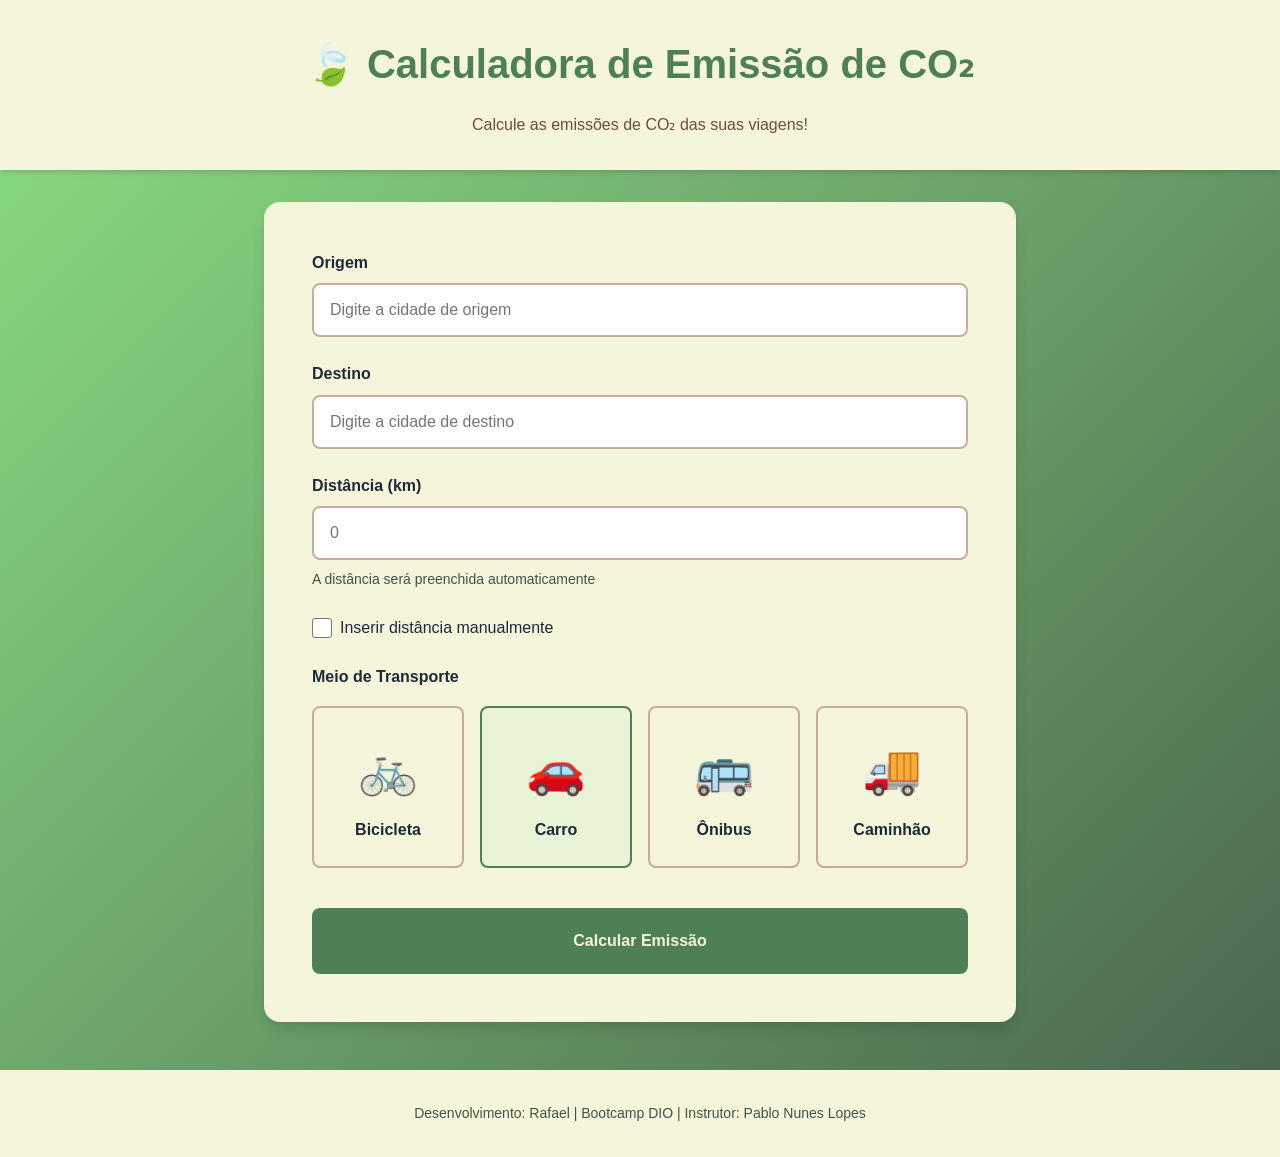
<file: index.html>
<!DOCTYPE html>
<html lang="pt-BR">
<head>
    <meta charset="UTF-8">
    <meta name="viewport" content="width=device-width, initial-scale=1.0">
    <title>Calculadora de Emissão de CO₂</title>
    <link rel="stylesheet" href="css/estilo.css">
</head>
<body>
    <header class="header">
        <h1 class="header__title">🍃 Calculadora de Emissão de CO₂</h1>
        <p class="header__subtitle">Calcule as emissões de CO₂ das suas viagens!</p>
    </header>

    <main class="main">
        <form id="calculator-form" class="calculator-form">
            <div class="form-group">
                <label for="origin" class="form-group__label">Origem</label>
                <input 
                    type="text" 
                    id="origin" 
                    class="form-group__input" 
                    list="cities-list" 
                    placeholder="Digite a cidade de origem"
                    required
                >
            </div>

            <div class="form-group">
                <label for="destination" class="form-group__label">Destino</label>
                <input 
                    type="text" 
                    id="destination" 
                    class="form-group__input" 
                    list="cities-list" 
                    placeholder="Digite a cidade de destino"
                    required
                >
            </div>

            <datalist id="cities-list"></datalist>

            <div class="form-group">
                <label for="distance" class="form-group__label">Distância (km)</label>
                <input 
                    type="number" 
                    id="distance" 
                    class="form-group__input" 
                    readonly
                    placeholder="0"
                >
                <small class="form-group__helper-text">A distância será preenchida automaticamente</small>
            </div>

            <div class="form-group">
                <label class="form-group__checkbox">
                    <input 
                        type="checkbox" 
                        id="manual-distance" 
                        class="form-group__checkbox-input"
                    >
                    <span class="form-group__checkbox-label">Inserir distância manualmente</span>
                </label>
            </div>

            <div class="form-group">
                <label class="form-group__label">Meio de Transporte</label>
                <div class="transport-grid">
                    <label class="transport-grid__option">
                        <input 
                            type="radio" 
                            name="transport" 
                            value="bicycle" 
                            class="transport-grid__radio"
                        >
                        <span class="transport-grid__label">
                            <span class="transport-grid__icon">🚲</span>
                            <span class="transport-grid__text">Bicicleta</span>
                        </span>
                    </label>

                    <label class="transport-grid__option">
                        <input 
                            type="radio" 
                            name="transport" 
                            value="car" 
                            class="transport-grid__radio"
                            checked
                        >
                        <span class="transport-grid__label">
                            <span class="transport-grid__icon">🚗</span>
                            <span class="transport-grid__text">Carro</span>
                        </span>
                    </label>

                    <label class="transport-grid__option">
                        <input 
                            type="radio" 
                            name="transport" 
                            value="bus" 
                            class="transport-grid__radio"
                        >
                        <span class="transport-grid__label">
                            <span class="transport-grid__icon">🚌</span>
                            <span class="transport-grid__text">Ônibus</span>
                        </span>
                    </label>

                    <label class="transport-grid__option">
                        <input 
                            type="radio" 
                            name="transport" 
                            value="truck" 
                            class="transport-grid__radio"
                        >
                        <span class="transport-grid__label">
                            <span class="transport-grid__icon">🚚</span>
                            <span class="transport-grid__text">Caminhão</span>
                        </span>
                    </label>
                </div>
            </div>

            <button type="submit" class="form-submit">Calcular Emissão</button>
        </form>

        <section id="results" class="results hidden">
            <div id="results-content" class="results__content"></div>
        </section>

        <section id="comparison" class="comparison hidden">
            <div id="comparison-content" class="comparison__content"></div>
        </section>

        <section id="carbon-credits" class="carbon-credits hidden">
            <div id="carbon-credits-content" class="carbon-credits__content"></div>
        </section>
    </main>

    <footer class="footer">
        <p class="footer__credits">Desenvolvimento: Rafael | Bootcamp DIO | Instrutor: Pablo Nunes Lopes</p>
    </footer>

    <script src="js/routes-data.js"></script>
    <script src="js/config.js"></script>
    <script src="js/calculadora.js"></script>
    <script src="js/ui.js"></script>
    <script src="js/app.js"></script>
</body>
</html>
</file>
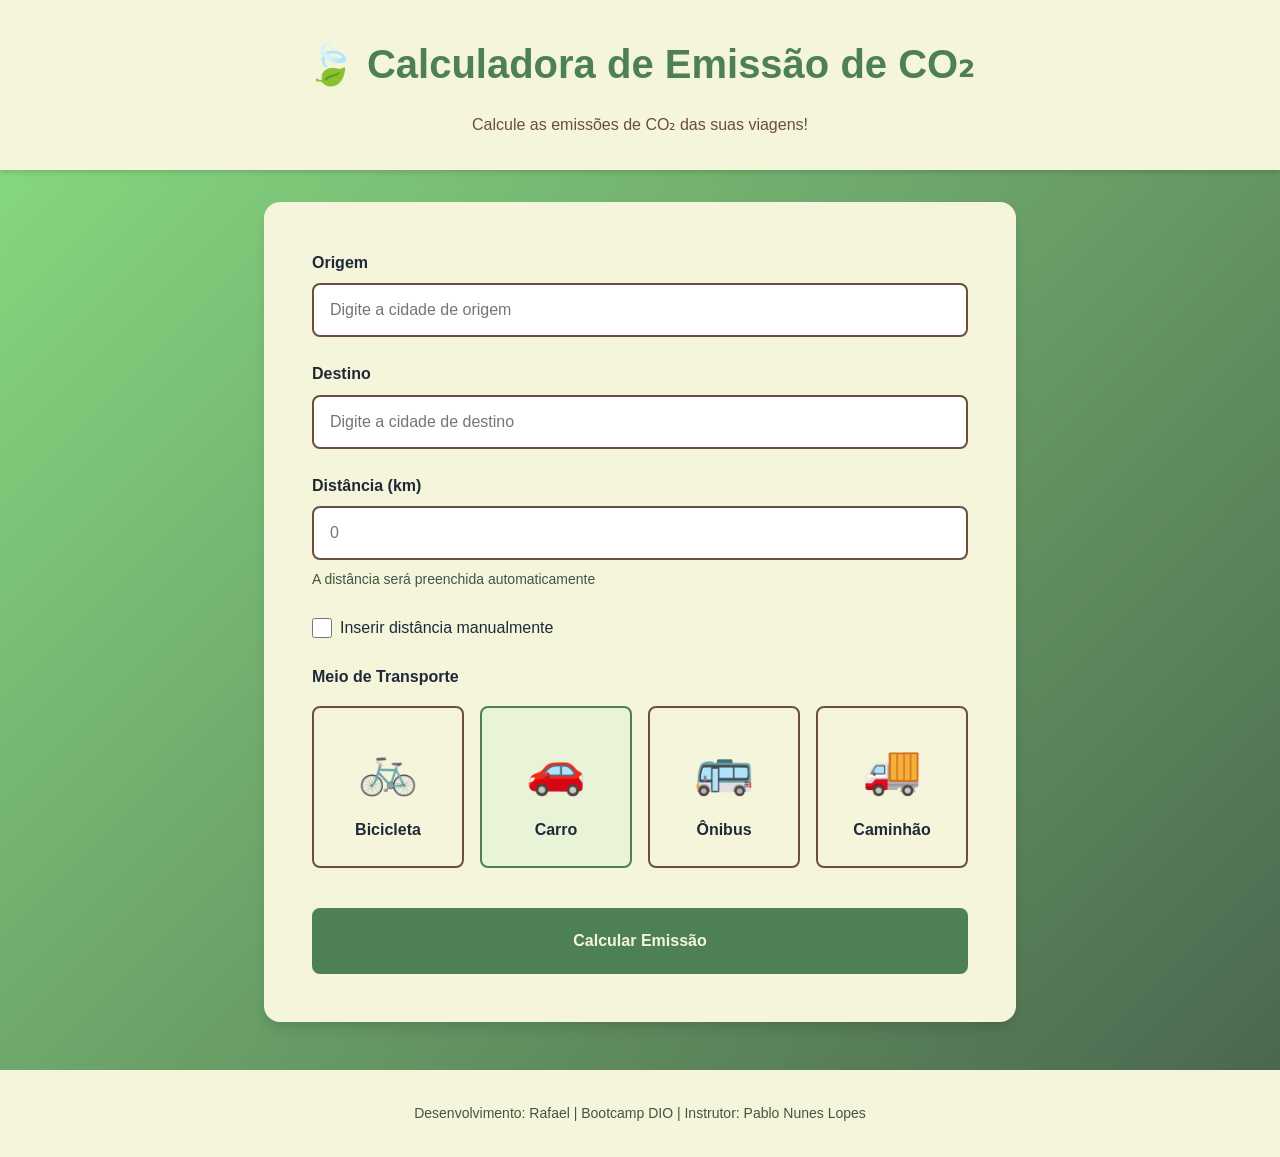
<file: carbon-calculator/index.html>
<!DOCTYPE html>
<html lang="pt-BR">
<head>
    <meta charset="UTF-8">
    <meta name="viewport" content="width=device-width, initial-scale=1.0">
    <title>Calculadora de Emissão de CO₂</title>
    <link rel="stylesheet" href="css/estilo.css">
</head>
<body>
    <header class="header">
        <h1 class="header__title">🍃 Calculadora de Emissão de CO₂</h1>
        <p class="header__subtitle">Calcule as emissões de CO₂ das suas viagens!</p>
    </header>

    <main class="main">
        <form id="calculator-form" class="calculator-form">
            <div class="form-group">
                <label for="origin" class="form-group__label">Origem</label>
                <input 
                    type="text" 
                    id="origin" 
                    class="form-group__input" 
                    list="cities-list" 
                    placeholder="Digite a cidade de origem"
                    required
                >
            </div>

            <div class="form-group">
                <label for="destination" class="form-group__label">Destino</label>
                <input 
                    type="text" 
                    id="destination" 
                    class="form-group__input" 
                    list="cities-list" 
                    placeholder="Digite a cidade de destino"
                    required
                >
            </div>

            <datalist id="cities-list"></datalist>

            <div class="form-group">
                <label for="distance" class="form-group__label">Distância (km)</label>
                <input 
                    type="number" 
                    id="distance" 
                    class="form-group__input" 
                    readonly
                    placeholder="0"
                >
                <small class="form-group__helper-text">A distância será preenchida automaticamente</small>
            </div>

            <div class="form-group">
                <label class="form-group__checkbox">
                    <input 
                        type="checkbox" 
                        id="manual-distance" 
                        class="form-group__checkbox-input"
                    >
                    <span class="form-group__checkbox-label">Inserir distância manualmente</span>
                </label>
            </div>

            <div class="form-group">
                <label class="form-group__label">Meio de Transporte</label>
                <div class="transport-grid">
                    <label class="transport-grid__option">
                        <input 
                            type="radio" 
                            name="transport" 
                            value="bicycle" 
                            class="transport-grid__radio"
                        >
                        <span class="transport-grid__label">
                            <span class="transport-grid__icon">🚲</span>
                            <span class="transport-grid__text">Bicicleta</span>
                        </span>
                    </label>

                    <label class="transport-grid__option">
                        <input 
                            type="radio" 
                            name="transport" 
                            value="car" 
                            class="transport-grid__radio"
                            checked
                        >
                        <span class="transport-grid__label">
                            <span class="transport-grid__icon">🚗</span>
                            <span class="transport-grid__text">Carro</span>
                        </span>
                    </label>

                    <label class="transport-grid__option">
                        <input 
                            type="radio" 
                            name="transport" 
                            value="bus" 
                            class="transport-grid__radio"
                        >
                        <span class="transport-grid__label">
                            <span class="transport-grid__icon">🚌</span>
                            <span class="transport-grid__text">Ônibus</span>
                        </span>
                    </label>

                    <label class="transport-grid__option">
                        <input 
                            type="radio" 
                            name="transport" 
                            value="truck" 
                            class="transport-grid__radio"
                        >
                        <span class="transport-grid__label">
                            <span class="transport-grid__icon">🚚</span>
                            <span class="transport-grid__text">Caminhão</span>
                        </span>
                    </label>
                </div>
            </div>

            <button type="submit" class="form-submit">Calcular Emissão</button>
        </form>

        <section id="results" class="results hidden">
            <div id="results-content" class="results__content"></div>
        </section>

        <section id="comparison" class="comparison hidden">
            <div id="comparison-content" class="comparison__content"></div>
        </section>

        <section id="carbon-credits" class="carbon-credits hidden">
            <div id="carbon-credits-content" class="carbon-credits__content"></div>
        </section>
    </main>

    <footer class="footer">
        <p class="footer__credits">Desenvolvimento: Rafael | Bootcamp DIO | Instrutor: Pablo Nunes Lopes</p>
    </footer>

    <script src="js/routes-data.js"></script>
    <script src="js/config.js"></script>
    <script src="js/calculadora.js"></script>
    <script src="js/ui.js"></script>
    <script src="js/app.js"></script>
</body>
</html>
</file>
<file: css/estilo.css>
/* Variáveis CSS (Custom Properties) */
:root {
    /* Paleta de cores ecológicas */
    --primary: #4e8057;
    --secondary: #6D4C41;
    --accent: #51f0b6;
    --danger: #ef4444;
    --warning: #f59e0b;
    --info: #3b82f6;
    --text: #1f2937;
    --text-light: #435344;
    --bg: #caaa9f;
    --white: #F5F5DC;
    
    /* Escala de espaçamento */
    --spacing-xs: 0.5rem;
    --spacing-sm: 1rem;
    --spacing-md: 1.5rem;
    --spacing-lg: 2rem;
    --spacing-xl: 3rem;
    
    /* Raio de borda */
    --radius: 0.5rem;
    --radius-lg: 1rem;
    
    /* Sombras */
    --shadow-sm: 0 1px 2px 0 rgba(0, 0, 0, 0.05);
    --shadow-md: 0 4px 6px -1px rgba(0, 0, 0, 0.1), 0 2px 4px -1px rgba(0, 0, 0, 0.06);
    --shadow-lg: 0 10px 15px -3px rgba(0, 0, 0, 0.1), 0 4px 6px -2px rgba(0, 0, 0, 0.05);
}

/* Estilos base */
* {
    margin: 0;
    padding: 0;
    box-sizing: border-box;
}

body {
    min-height: 100vh;
    background: linear-gradient(135deg, #8bdf83 0%, #49634d 100%);
    font-family: -apple-system, BlinkMacSystemFont, 'Segoe UI', Open Sans, 'Helvetica Neue', Arial, sans-serif;
    color: var(--text);
    line-height: 1.6;
}

.container {
    max-width: 1200px;
    margin: 0 auto;
    padding: var(--spacing-md);
}

/* Classes utilitárias */
.hidden {
    display: none !important;
}

.section-title {
    font-size: 1.875rem;
    font-weight: 700;
    color: var(--text);
    margin-bottom: var(--spacing-md);
}

/* Estilos do cabeçalho */
.header {
    background-color: var(--white);
    box-shadow: var(--shadow-md);
    padding: var(--spacing-lg) var(--spacing-md);
    text-align: center;
    margin-bottom: var(--spacing-lg);
}

.header__title {
    color: var(--primary);
    font-size: 2rem;
    font-weight: 700;
    margin-bottom: var(--spacing-sm);
}

.header__subtitle {
    color: var(--secondary);
    font-size: 1rem;
    max-width: 600px;
    margin: 0 auto;
}

/* Conteúdo principal */
.main {
    max-width: 800px;
    margin: 0 auto;
    padding: 0 var(--spacing-md);
}

/* Estilos do formulário */
.calculator-form {
    background-color: var(--white);
    border-radius: var(--radius-lg);
    box-shadow: var(--shadow-lg);
    padding: var(--spacing-lg);
    margin-bottom: var(--spacing-lg);
}

.form-group {
    margin-bottom: var(--spacing-md);
}

.form-group__label {
    display: block;
    font-weight: 600;
    margin-bottom: var(--spacing-xs);
    color: var(--text);
}

.form-group__input {
    width: 100%;
    padding: var(--spacing-sm);
    border: 2px solid var(--bg);
    border-radius: var(--radius);
    font-size: 1rem;
    transition: all 0.3s ease;
}

.form-group__input:focus {
    outline: none;
    border-color: var(--primary);
    box-shadow: 0 0 0 3px rgb(130, 167, 45);
}

.form-group__input:read-only {
    background-color: var(--);
    cursor: not-allowed;
}

.form-group__helper-text {
    display: block;
    font-size: 0.875rem;
    color: var(--text-light);
    margin-top: var(--spacing-xs);
}

.form-group__checkbox {
    display: flex;
    align-items: center;
    gap: var(--spacing-xs);
    cursor: pointer;
    margin-top: var(--spacing-sm);
}

.form-group__checkbox-input {
    width: 1.25rem;
    height: 1.25rem;
    cursor: pointer;
}

.form-group__checkbox-label {
    font-weight: 500;
    color: var(--text);
}

/* Grade de meios de transporte */
.transport-grid {
    display: grid;
    grid-template-columns: repeat(2, 1fr);
    gap: var(--spacing-sm);
    margin-top: var(--spacing-sm);
}

.transport-grid__option {
    position: relative;
    cursor: pointer;
}

.transport-grid__radio {
    position: absolute;
    opacity: 0;
    width: 0;
    height: 0;
}

.transport-grid__label {
    display: flex;
    flex-direction: column;
    align-items: center;
    justify-content: center;
    padding: var(--spacing-md);
    border: 2px solid var(--bg);
    border-radius: var(--radius);
    background-color: var(--#FFF);
    transition: all 0.3s ease;
    min-height: 120px;
}

.transport-grid__label:hover {
    transform: translateY(-2px);
    box-shadow: var(--shadow-md);
}

.transport-grid__icon {
    font-size: 3rem;
    margin-bottom: var(--spacing-xs);
}

.transport-grid__text {
    font-weight: 600;
    color: var(--text);
    text-align: center;
}

.transport-grid__radio:checked + .transport-grid__label {
    border-color: var(--primary);
    border-width: 2px;
    background-color: rgba(16, 185, 129, 0.05);
}

/* Botão de envio */
.form-submit {
    width: 100%;
    padding: var(--spacing-md);
    background-color: var(--primary);
    color: var(--white);
    font-size: 1rem;
    font-weight: 600;
    border: none;
    border-radius: var(--radius);
    cursor: pointer;
    transition: all 0.3s ease;
    margin-top: var(--spacing-sm);
}

.form-submit:hover {
    background-color: var(--secondary);
    transform: translateY(-2px);
    box-shadow: var(--shadow-md);
}

.form-submit:disabled {
    background-color: var(--text-light);
    cursor: not-allowed;
    transform: none;
}

/* Seções de resultados */
.results,
.comparison,
.carbon-credits {
    background-color: var(--white);
    border-radius: var(--radius-lg);
    box-shadow: var(--shadow-lg);
    padding: var(--spacing-lg);
    margin-bottom: var(--spacing-lg);
    animation: fadeIn 0.5s ease-out;
}

.results__content,
.comparison__content,
.carbon-credits__content {
    color: var(--text);
}

/* Grade de resultados */
.results__grid {
    display: grid;
    grid-template-columns: repeat(auto-fit, minmax(250px, 1fr));
    gap: var(--spacing-md);
    margin-top: var(--spacing-md);
}

.results__card {
    background-color: var(--white);
    padding: 1.5rem;
    border-radius: var(--radius);
    box-shadow: var(--shadow-sm);
    border: 1px solid var(--bg);
    display: flex;
    align-items: center;
    gap: var(--spacing-sm);
    transition: all 0.3s ease;
}

.results__card:hover {
    box-shadow: var(--shadow-md);
    transform: translateY(-2px);
}

.results__card--highlight {
    border: 2px solid var(--primary);
    background-color: rgba(16, 185, 129, 0.05);
}

.results__card--success {
    border: 2px solid var(--accent);
    background-color: rgba(52, 211, 153, 0.05);
}

.results__card-icon {
    font-size: 2.5rem;
    flex-shrink: 0;
}

.results__card-content {
    flex: 1;
}

.results__card-title {
    font-size: 0.875rem;
    color: var(--text-light);
    text-transform: uppercase;
    letter-spacing: 0.05em;
    margin-bottom: 0.25rem;
    font-weight: 600;
}

.results__card-value {
    font-size: 1.5rem;
    font-weight: 700;
    color: var(--text);
    line-height: 1.2;
}

.results__card-value--large {
    font-size: 2rem;
    color: var(--primary);
}

.results__card-subtitle {
    font-size: 0.875rem;
    color: var(--text-light);
    margin-top: 0.25rem;
}

/* Seção de comparação */
.comparison__grid {
    display: grid;
    gap: var(--spacing-md);
    margin-top: var(--spacing-md);
}

.comparison__item {
    background-color: var(--white);
    padding: 1.5rem;
    border: 2px solid var(--bg);
    border-radius: var(--radius);
    transition: all 0.3s ease;
}

.comparison__item:hover {
    border-color: var(--accent);
    box-shadow: var(--shadow-md);
}

.comparison__item--selected {
    border-color: var(--primary);
    background-color: rgba(16, 185, 129, 0.05);
    box-shadow: var(--shadow-md);
}

.comparison__header {
    display: flex;
    justify-content: space-between;
    align-items: center;
    margin-bottom: var(--spacing-sm);
}

.comparison__icon {
    font-size: 1.5rem;
    margin-right: 0.5rem;
}

.comparison__label {
    font-weight: 700;
    color: var(--text);
    font-size: 1.125rem;
}

.comparison__badge {
    background-color: var(--primary);
    color: var(--white);
    padding: 0.25rem 0.75rem;
    border-radius: 9999px;
    font-size: 0.75rem;
    font-weight: 600;
    text-transform: uppercase;
    letter-spacing: 0.05em;
}

.comparison__stats {
    display: flex;
    gap: var(--spacing-lg);
    margin-bottom: var(--spacing-sm);
}

.comparison__stat {
    display: flex;
    flex-direction: column;
}

.comparison__stat-label {
    font-size: 0.75rem;
    color: var(--text-light);
    text-transform: uppercase;
    letter-spacing: 0.05em;
    margin-bottom: 0.25rem;
}

.comparison__stat-value {
    font-size: 1.125rem;
    font-weight: 700;
    color: var(--text);
}

.comparison__bar-container {
    width: 100%;
    height: 12px;
    background-color: var(--bg);
    border-radius: 9999px;
    overflow: hidden;
    margin-top: var(--spacing-sm);
}

.comparison__bar {
    height: 100%;
    border-radius: 9999px;
    transition: width 0.5s ease;
}

.comparison__tip {
    background-color: rgba(59, 130, 246, 0.1);
    border-left: 4px solid var(--info);
    padding: var(--spacing-md);
    border-radius: var(--radius);
    margin-top: var(--spacing-lg);
    display: flex;
    gap: var(--spacing-sm);
    align-items: flex-start;
}

.comparison__tip-icon {
    font-size: 1.5rem;
    flex-shrink: 0;
}

.comparison__tip-text {
    flex: 1;
    line-height: 1.6;
    color: var(--text);
}

.comparison__tip-text strong {
    color: var(--info);
}

/* Seção de créditos de carbono */
.carbon-credits__grid {
    display: grid;
    grid-template-columns: repeat(2, 1fr);
    gap: var(--spacing-lg);
    margin-bottom: var(--spacing-lg);
}

.carbon-credits__card {
    background-color: var(--white);
    padding: var(--spacing-lg);
    border-radius: var(--radius);
    box-shadow: var(--shadow-sm);
    border: 1px solid var(--bg);
    transition: all 0.3s ease;
}

.carbon-credits__card:hover {
    box-shadow: var(--shadow-md);
    transform: translateY(-2px);
}

.carbon-credits__card-header {
    display: flex;
    align-items: center;
    gap: var(--spacing-sm);
    margin-bottom: var(--spacing-md);
}

.carbon-credits__icon {
    font-size: 2rem;
}

.carbon-credits__card-title {
    font-size: 1rem;
    font-weight: 600;
    color: var(--text-light);
    text-transform: uppercase;
    letter-spacing: 0.05em;
}

.carbon-credits__card-body {
    text-align: center;
}

.carbon-credits__value {
    font-size: 2.5rem;
    font-weight: 700;
    color: var(--primary);
    line-height: 1;
    margin-bottom: 0.5rem;
}

.carbon-credits__helper {
    font-size: 0.875rem;
    color: var(--text-light);
    margin-top: var(--spacing-xs);
}

.carbon-credits__info {
    background-color: rgba(59, 130, 246, 0.05);
    border: 2px dashed var(--info);
    padding: var(--spacing-md);
    border-radius: var(--radius);
    margin-bottom: var(--spacing-lg);
}

.carbon-credits__info-title {
    font-weight: 700;
    color: var(--info);
    margin-bottom: var(--spacing-xs);
    font-size: 1rem;
}

.carbon-credits__info-text {
    line-height: 1.6;
    color: var(--text);
    font-size: 0.9375rem;
}

.carbon-credits__action {
    text-align: center;
}

.carbon-credits__button {
    width: 100%;
    padding: var(--spacing-md);
    background-color: var(--primary);
    color: var(--white);
    font-size: 1rem;
    font-weight: 700;
    border: none;
    border-radius: var(--radius);
    cursor: pointer;
    transition: all 0.3s ease;
}

.carbon-credits__button:hover {
    background-color: var(--secondary);
    transform: translateY(-2px);
    box-shadow: var(--shadow-md);
}

.carbon-credits__button:active {
    transform: translateY(0);
}

/* Spinner de carregamento */
.spinner {
    display: inline-block;
    width: 40px;
    height: 40px;
    border: 4px solid var(--bg);
    border-top-color: var(--primary);
    border-radius: 50%;
    animation: spin 1s linear infinite;
}

@keyframes spin {
    to {
        transform: rotate(360deg);
    }
}

/* Animação de fade-in */
@keyframes fadeIn {
    from {
        opacity: 0;
        transform: translateY(20px);
    }
    to {
        opacity: 1;
        transform: translateY(0);
    }
}

/* Rodapé */
.footer {
    background-color: var(--white);
    box-shadow: var(--shadow-md);
    padding: var(--spacing-lg) var(--spacing-md);
    text-align: center;
    margin-top: var(--spacing-xl);
}

.footer__credits {
    color: var(--text-light);
    font-size: 0.875rem;
}

/* Design responsivo */
@media (max-width: 767px) {
    .header__title {
        font-size: 1.5rem;
    }
    
    .header__subtitle {
        font-size: 0.875rem;
    }
    
    .calculator-form {
        padding: var(--spacing-md);
    }
    
    .transport-grid {
        grid-template-columns: repeat(2, 1fr);
    }
    
    .transport-grid__icon {
        font-size: 2.5rem;
    }
    
    /* Responsivo — resultados */
    .results__grid {
        grid-template-columns: 1fr;
    }
    
    .results__card-value--large {
        font-size: 1.5rem;
    }
    
    /* Comparison responsive */
    .comparison__stats {
        flex-direction: column;
        gap: var(--spacing-sm);
    }
    
    /* Responsivo — Créditos de Carbono */
    .carbon-credits__grid {
        grid-template-columns: 1fr;
    }
    
    .carbon-credits__value {
        font-size: 2rem;
    }
    
    .section-title {
        font-size: 1.5rem;
    }
}

@media (min-width: 768px) {
    .header__title {
        font-size: 2.5rem;
    }
    
    .transport-grid {
        grid-template-columns: repeat(4, 1fr);
    }
    
    .calculator-form {
        padding: var(--spacing-xl);
    }
    
    .results__grid {
        grid-template-columns: repeat(auto-fit, minmax(250px, 1fr));
    }
}
</file>
<file: carbon-calculator/css/estilo.css>
/* Variáveis CSS (Custom Properties) */
:root {
    /* Paleta de cores ecológicas */
    --primary: #4e8057;
    --secondary: #6D4C41;
    --accent: #51f0b6;
    --danger: #ef4444;
    --warning: #f59e0b;
    --info: #3b82f6;
    --text: #1f2937;
    --text-light: #435344;
    --bg: #6D4C41;
    --white: #F5F5DC;
    
    /* Escala de espaçamento */
    --spacing-xs: 0.5rem;
    --spacing-sm: 1rem;
    --spacing-md: 1.5rem;
    --spacing-lg: 2rem;
    --spacing-xl: 3rem;
    
    /* Raio de borda */
    --radius: 0.5rem;
    --radius-lg: 1rem;
    
    /* Sombras */
    --shadow-sm: 0 1px 2px 0 rgba(0, 0, 0, 0.05);
    --shadow-md: 0 4px 6px -1px rgba(0, 0, 0, 0.1), 0 2px 4px -1px rgba(0, 0, 0, 0.06);
    --shadow-lg: 0 10px 15px -3px rgba(0, 0, 0, 0.1), 0 4px 6px -2px rgba(0, 0, 0, 0.05);
}

/* Estilos base */
* {
    margin: 0;
    padding: 0;
    box-sizing: border-box;
}

body {
    min-height: 100vh;
    background: linear-gradient(135deg, #8bdf83 0%, #49634d 100%);
    font-family: -apple-system, BlinkMacSystemFont, 'Segoe UI', Open Sans, 'Helvetica Neue', Arial, sans-serif;
    color: var(--text);
    line-height: 1.6;
}

.container {
    max-width: 1200px;
    margin: 0 auto;
    padding: var(--spacing-md);
}

/* Classes utilitárias */
.hidden {
    display: none !important;
}

.section-title {
    font-size: 1.875rem;
    font-weight: 700;
    color: var(--text);
    margin-bottom: var(--spacing-md);
}

/* Estilos do cabeçalho */
.header {
    background-color: var(--white);
    box-shadow: var(--shadow-md);
    padding: var(--spacing-lg) var(--spacing-md);
    text-align: center;
    margin-bottom: var(--spacing-lg);
}

.header__title {
    color: var(--primary);
    font-size: 2rem;
    font-weight: 700;
    margin-bottom: var(--spacing-sm);
}

.header__subtitle {
    color: var(--secondary);
    font-size: 1rem;
    max-width: 600px;
    margin: 0 auto;
}

/* Conteúdo principal */
.main {
    max-width: 800px;
    margin: 0 auto;
    padding: 0 var(--spacing-md);
}

/* Estilos do formulário */
.calculator-form {
    background-color: var(--white);
    border-radius: var(--radius-lg);
    box-shadow: var(--shadow-lg);
    padding: var(--spacing-lg);
    margin-bottom: var(--spacing-lg);
}

.form-group {
    margin-bottom: var(--spacing-md);
}

.form-group__label {
    display: block;
    font-weight: 600;
    margin-bottom: var(--spacing-xs);
    color: var(--text);
}

.form-group__input {
    width: 100%;
    padding: var(--spacing-sm);
    border: 2px solid var(--bg);
    border-radius: var(--radius);
    font-size: 1rem;
    transition: all 0.3s ease;
}

.form-group__input:focus {
    outline: none;
    border-color: var(--primary);
    box-shadow: 0 0 0 3px rgb(130, 167, 45);
}

.form-group__input:read-only {
    background-color: var(--);
    cursor: not-allowed;
}

.form-group__helper-text {
    display: block;
    font-size: 0.875rem;
    color: var(--text-light);
    margin-top: var(--spacing-xs);
}

.form-group__checkbox {
    display: flex;
    align-items: center;
    gap: var(--spacing-xs);
    cursor: pointer;
    margin-top: var(--spacing-sm);
}

.form-group__checkbox-input {
    width: 1.25rem;
    height: 1.25rem;
    cursor: pointer;
}

.form-group__checkbox-label {
    font-weight: 500;
    color: var(--text);
}

/* Grade de meios de transporte */
.transport-grid {
    display: grid;
    grid-template-columns: repeat(2, 1fr);
    gap: var(--spacing-sm);
    margin-top: var(--spacing-sm);
}

.transport-grid__option {
    position: relative;
    cursor: pointer;
}

.transport-grid__radio {
    position: absolute;
    opacity: 0;
    width: 0;
    height: 0;
}

.transport-grid__label {
    display: flex;
    flex-direction: column;
    align-items: center;
    justify-content: center;
    padding: var(--spacing-md);
    border: 2px solid var(--bg);
    border-radius: var(--radius);
    background-color: var(--#FFF);
    transition: all 0.3s ease;
    min-height: 120px;
}

.transport-grid__label:hover {
    transform: translateY(-2px);
    box-shadow: var(--shadow-md);
}

.transport-grid__icon {
    font-size: 3rem;
    margin-bottom: var(--spacing-xs);
}

.transport-grid__text {
    font-weight: 600;
    color: var(--text);
    text-align: center;
}

.transport-grid__radio:checked + .transport-grid__label {
    border-color: var(--primary);
    border-width: 2px;
    background-color: rgba(16, 185, 129, 0.05);
}

/* Botão de envio */
.form-submit {
    width: 100%;
    padding: var(--spacing-md);
    background-color: var(--primary);
    color: var(--white);
    font-size: 1rem;
    font-weight: 600;
    border: none;
    border-radius: var(--radius);
    cursor: pointer;
    transition: all 0.3s ease;
    margin-top: var(--spacing-sm);
}

.form-submit:hover {
    background-color: var(--secondary);
    transform: translateY(-2px);
    box-shadow: var(--shadow-md);
}

.form-submit:disabled {
    background-color: var(--text-light);
    cursor: not-allowed;
    transform: none;
}

/* Seções de resultados */
.results,
.comparison,
.carbon-credits {
    background-color: var(--white);
    border-radius: var(--radius-lg);
    box-shadow: var(--shadow-lg);
    padding: var(--spacing-lg);
    margin-bottom: var(--spacing-lg);
    animation: fadeIn 0.5s ease-out;
}

.results__content,
.comparison__content,
.carbon-credits__content {
    color: var(--text);
}

/* Grade de resultados */
.results__grid {
    display: grid;
    grid-template-columns: repeat(auto-fit, minmax(250px, 1fr));
    gap: var(--spacing-md);
    margin-top: var(--spacing-md);
}

.results__card {
    background-color: var(--white);
    padding: 1.5rem;
    border-radius: var(--radius);
    box-shadow: var(--shadow-sm);
    border: 1px solid var(--bg);
    display: flex;
    align-items: center;
    gap: var(--spacing-sm);
    transition: all 0.3s ease;
}

.results__card:hover {
    box-shadow: var(--shadow-md);
    transform: translateY(-2px);
}

.results__card--highlight {
    border: 2px solid var(--primary);
    background-color: rgba(16, 185, 129, 0.05);
}

.results__card--success {
    border: 2px solid var(--accent);
    background-color: rgba(52, 211, 153, 0.05);
}

.results__card-icon {
    font-size: 2.5rem;
    flex-shrink: 0;
}

.results__card-content {
    flex: 1;
}

.results__card-title {
    font-size: 0.875rem;
    color: var(--text-light);
    text-transform: uppercase;
    letter-spacing: 0.05em;
    margin-bottom: 0.25rem;
    font-weight: 600;
}

.results__card-value {
    font-size: 1.5rem;
    font-weight: 700;
    color: var(--text);
    line-height: 1.2;
}

.results__card-value--large {
    font-size: 2rem;
    color: var(--primary);
}

.results__card-subtitle {
    font-size: 0.875rem;
    color: var(--text-light);
    margin-top: 0.25rem;
}

/* Seção de comparação */
.comparison__grid {
    display: grid;
    gap: var(--spacing-md);
    margin-top: var(--spacing-md);
}

.comparison__item {
    background-color: var(--white);
    padding: 1.5rem;
    border: 2px solid var(--bg);
    border-radius: var(--radius);
    transition: all 0.3s ease;
}

.comparison__item:hover {
    border-color: var(--accent);
    box-shadow: var(--shadow-md);
}

.comparison__item--selected {
    border-color: var(--primary);
    background-color: rgba(16, 185, 129, 0.05);
    box-shadow: var(--shadow-md);
}

.comparison__header {
    display: flex;
    justify-content: space-between;
    align-items: center;
    margin-bottom: var(--spacing-sm);
}

.comparison__icon {
    font-size: 1.5rem;
    margin-right: 0.5rem;
}

.comparison__label {
    font-weight: 700;
    color: var(--text);
    font-size: 1.125rem;
}

.comparison__badge {
    background-color: var(--primary);
    color: var(--white);
    padding: 0.25rem 0.75rem;
    border-radius: 9999px;
    font-size: 0.75rem;
    font-weight: 600;
    text-transform: uppercase;
    letter-spacing: 0.05em;
}

.comparison__stats {
    display: flex;
    gap: var(--spacing-lg);
    margin-bottom: var(--spacing-sm);
}

.comparison__stat {
    display: flex;
    flex-direction: column;
}

.comparison__stat-label {
    font-size: 0.75rem;
    color: var(--text-light);
    text-transform: uppercase;
    letter-spacing: 0.05em;
    margin-bottom: 0.25rem;
}

.comparison__stat-value {
    font-size: 1.125rem;
    font-weight: 700;
    color: var(--text);
}

.comparison__bar-container {
    width: 100%;
    height: 12px;
    background-color: var(--bg);
    border-radius: 9999px;
    overflow: hidden;
    margin-top: var(--spacing-sm);
}

.comparison__bar {
    height: 100%;
    border-radius: 9999px;
    transition: width 0.5s ease;
}

.comparison__tip {
    background-color: rgba(59, 130, 246, 0.1);
    border-left: 4px solid var(--info);
    padding: var(--spacing-md);
    border-radius: var(--radius);
    margin-top: var(--spacing-lg);
    display: flex;
    gap: var(--spacing-sm);
    align-items: flex-start;
}

.comparison__tip-icon {
    font-size: 1.5rem;
    flex-shrink: 0;
}

.comparison__tip-text {
    flex: 1;
    line-height: 1.6;
    color: var(--text);
}

.comparison__tip-text strong {
    color: var(--info);
}

/* Seção de créditos de carbono */
.carbon-credits__grid {
    display: grid;
    grid-template-columns: repeat(2, 1fr);
    gap: var(--spacing-lg);
    margin-bottom: var(--spacing-lg);
}

.carbon-credits__card {
    background-color: var(--white);
    padding: var(--spacing-lg);
    border-radius: var(--radius);
    box-shadow: var(--shadow-sm);
    border: 1px solid var(--bg);
    transition: all 0.3s ease;
}

.carbon-credits__card:hover {
    box-shadow: var(--shadow-md);
    transform: translateY(-2px);
}

.carbon-credits__card-header {
    display: flex;
    align-items: center;
    gap: var(--spacing-sm);
    margin-bottom: var(--spacing-md);
}

.carbon-credits__icon {
    font-size: 2rem;
}

.carbon-credits__card-title {
    font-size: 1rem;
    font-weight: 600;
    color: var(--text-light);
    text-transform: uppercase;
    letter-spacing: 0.05em;
}

.carbon-credits__card-body {
    text-align: center;
}

.carbon-credits__value {
    font-size: 2.5rem;
    font-weight: 700;
    color: var(--primary);
    line-height: 1;
    margin-bottom: 0.5rem;
}

.carbon-credits__helper {
    font-size: 0.875rem;
    color: var(--text-light);
    margin-top: var(--spacing-xs);
}

.carbon-credits__info {
    background-color: rgba(59, 130, 246, 0.05);
    border: 2px dashed var(--info);
    padding: var(--spacing-md);
    border-radius: var(--radius);
    margin-bottom: var(--spacing-lg);
}

.carbon-credits__info-title {
    font-weight: 700;
    color: var(--info);
    margin-bottom: var(--spacing-xs);
    font-size: 1rem;
}

.carbon-credits__info-text {
    line-height: 1.6;
    color: var(--text);
    font-size: 0.9375rem;
}

.carbon-credits__action {
    text-align: center;
}

.carbon-credits__button {
    width: 100%;
    padding: var(--spacing-md);
    background-color: var(--primary);
    color: var(--white);
    font-size: 1rem;
    font-weight: 700;
    border: none;
    border-radius: var(--radius);
    cursor: pointer;
    transition: all 0.3s ease;
}

.carbon-credits__button:hover {
    background-color: var(--secondary);
    transform: translateY(-2px);
    box-shadow: var(--shadow-md);
}

.carbon-credits__button:active {
    transform: translateY(0);
}

/* Spinner de carregamento */
.spinner {
    display: inline-block;
    width: 40px;
    height: 40px;
    border: 4px solid var(--bg);
    border-top-color: var(--primary);
    border-radius: 50%;
    animation: spin 1s linear infinite;
}

@keyframes spin {
    to {
        transform: rotate(360deg);
    }
}

/* Animação de fade-in */
@keyframes fadeIn {
    from {
        opacity: 0;
        transform: translateY(20px);
    }
    to {
        opacity: 1;
        transform: translateY(0);
    }
}

/* Rodapé */
.footer {
    background-color: var(--white);
    box-shadow: var(--shadow-md);
    padding: var(--spacing-lg) var(--spacing-md);
    text-align: center;
    margin-top: var(--spacing-xl);
}

.footer__credits {
    color: var(--text-light);
    font-size: 0.875rem;
}

/* Design responsivo */
@media (max-width: 767px) {
    .header__title {
        font-size: 1.5rem;
    }
    
    .header__subtitle {
        font-size: 0.875rem;
    }
    
    .calculator-form {
        padding: var(--spacing-md);
    }
    
    .transport-grid {
        grid-template-columns: repeat(2, 1fr);
    }
    
    .transport-grid__icon {
        font-size: 2.5rem;
    }
    
    /* Responsivo — resultados */
    .results__grid {
        grid-template-columns: 1fr;
    }
    
    .results__card-value--large {
        font-size: 1.5rem;
    }
    
    /* Comparison responsive */
    .comparison__stats {
        flex-direction: column;
        gap: var(--spacing-sm);
    }
    
    /* Responsivo — Créditos de Carbono */
    .carbon-credits__grid {
        grid-template-columns: 1fr;
    }
    
    .carbon-credits__value {
        font-size: 2rem;
    }
    
    .section-title {
        font-size: 1.5rem;
    }
}

@media (min-width: 768px) {
    .header__title {
        font-size: 2.5rem;
    }
    
    .transport-grid {
        grid-template-columns: repeat(4, 1fr);
    }
    
    .calculator-form {
        padding: var(--spacing-xl);
    }
    
    .results__grid {
        grid-template-columns: repeat(auto-fit, minmax(250px, 1fr));
    }
}
</file>
